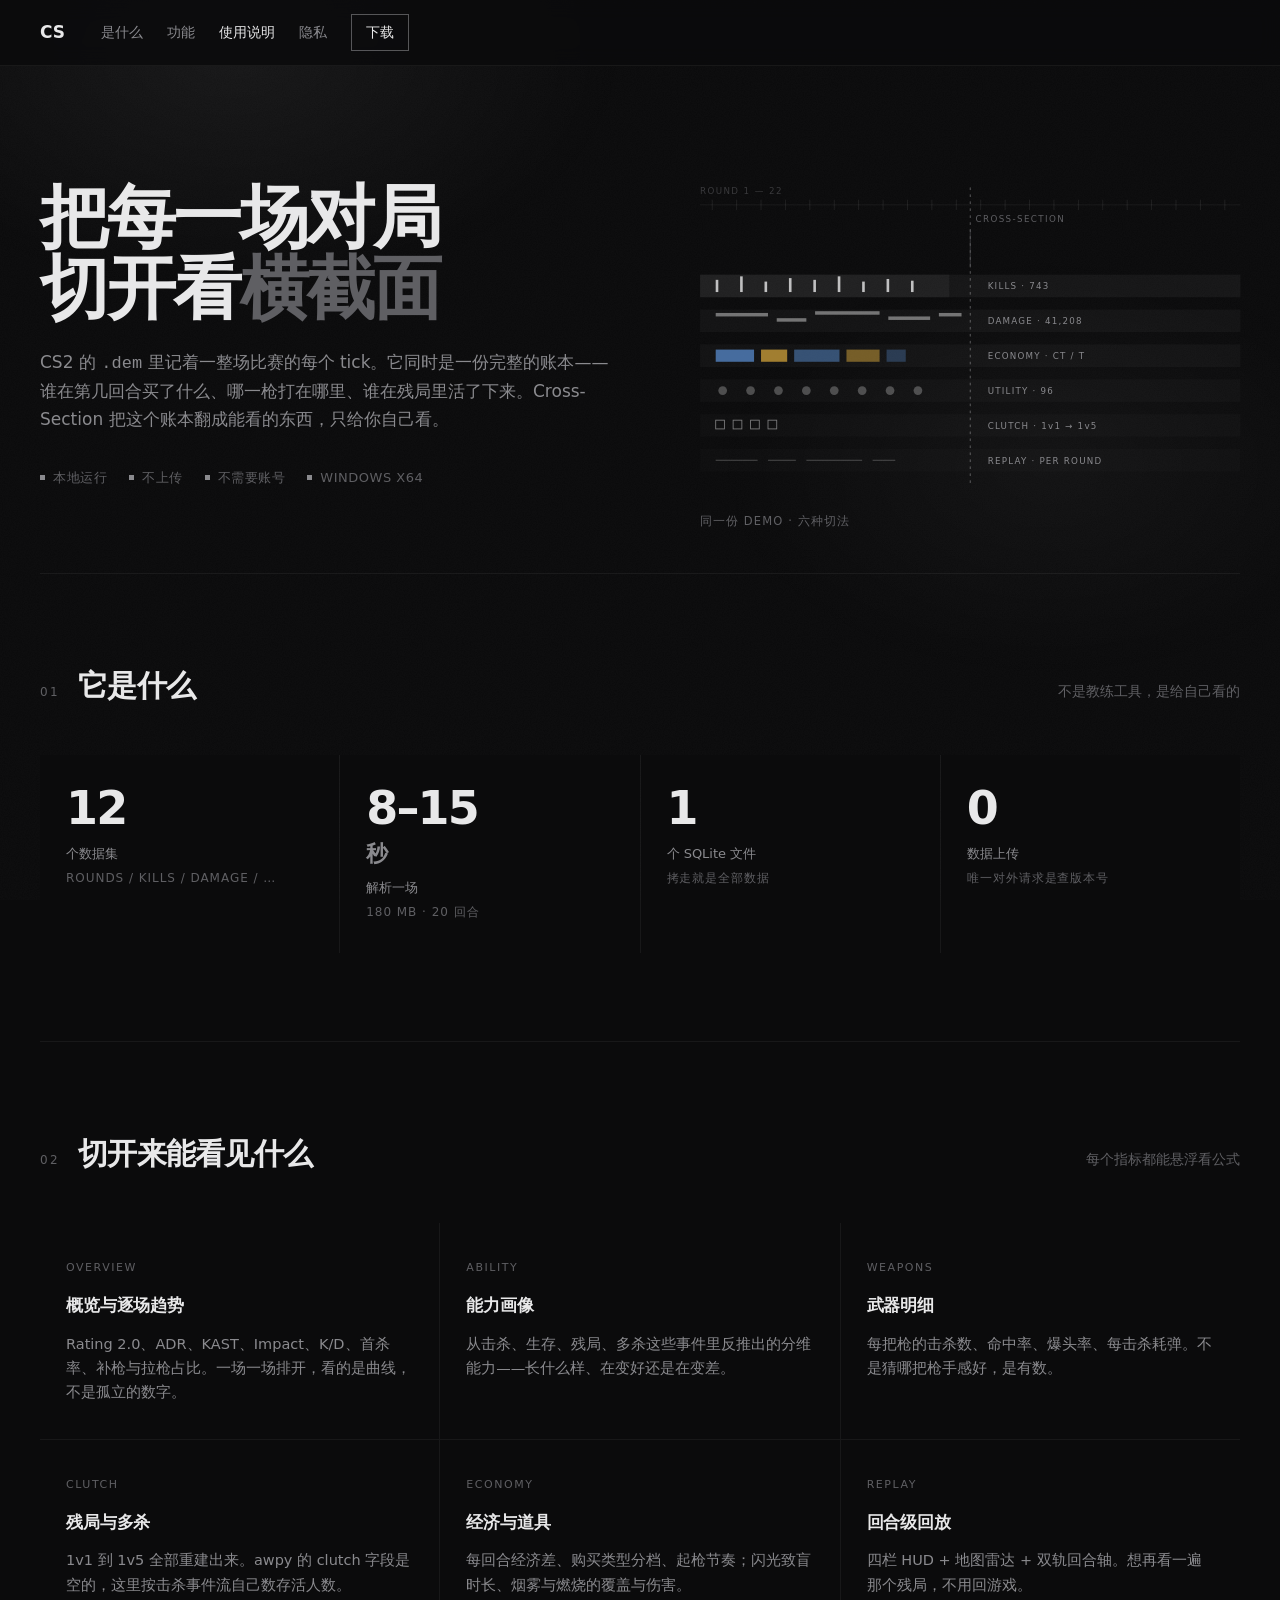
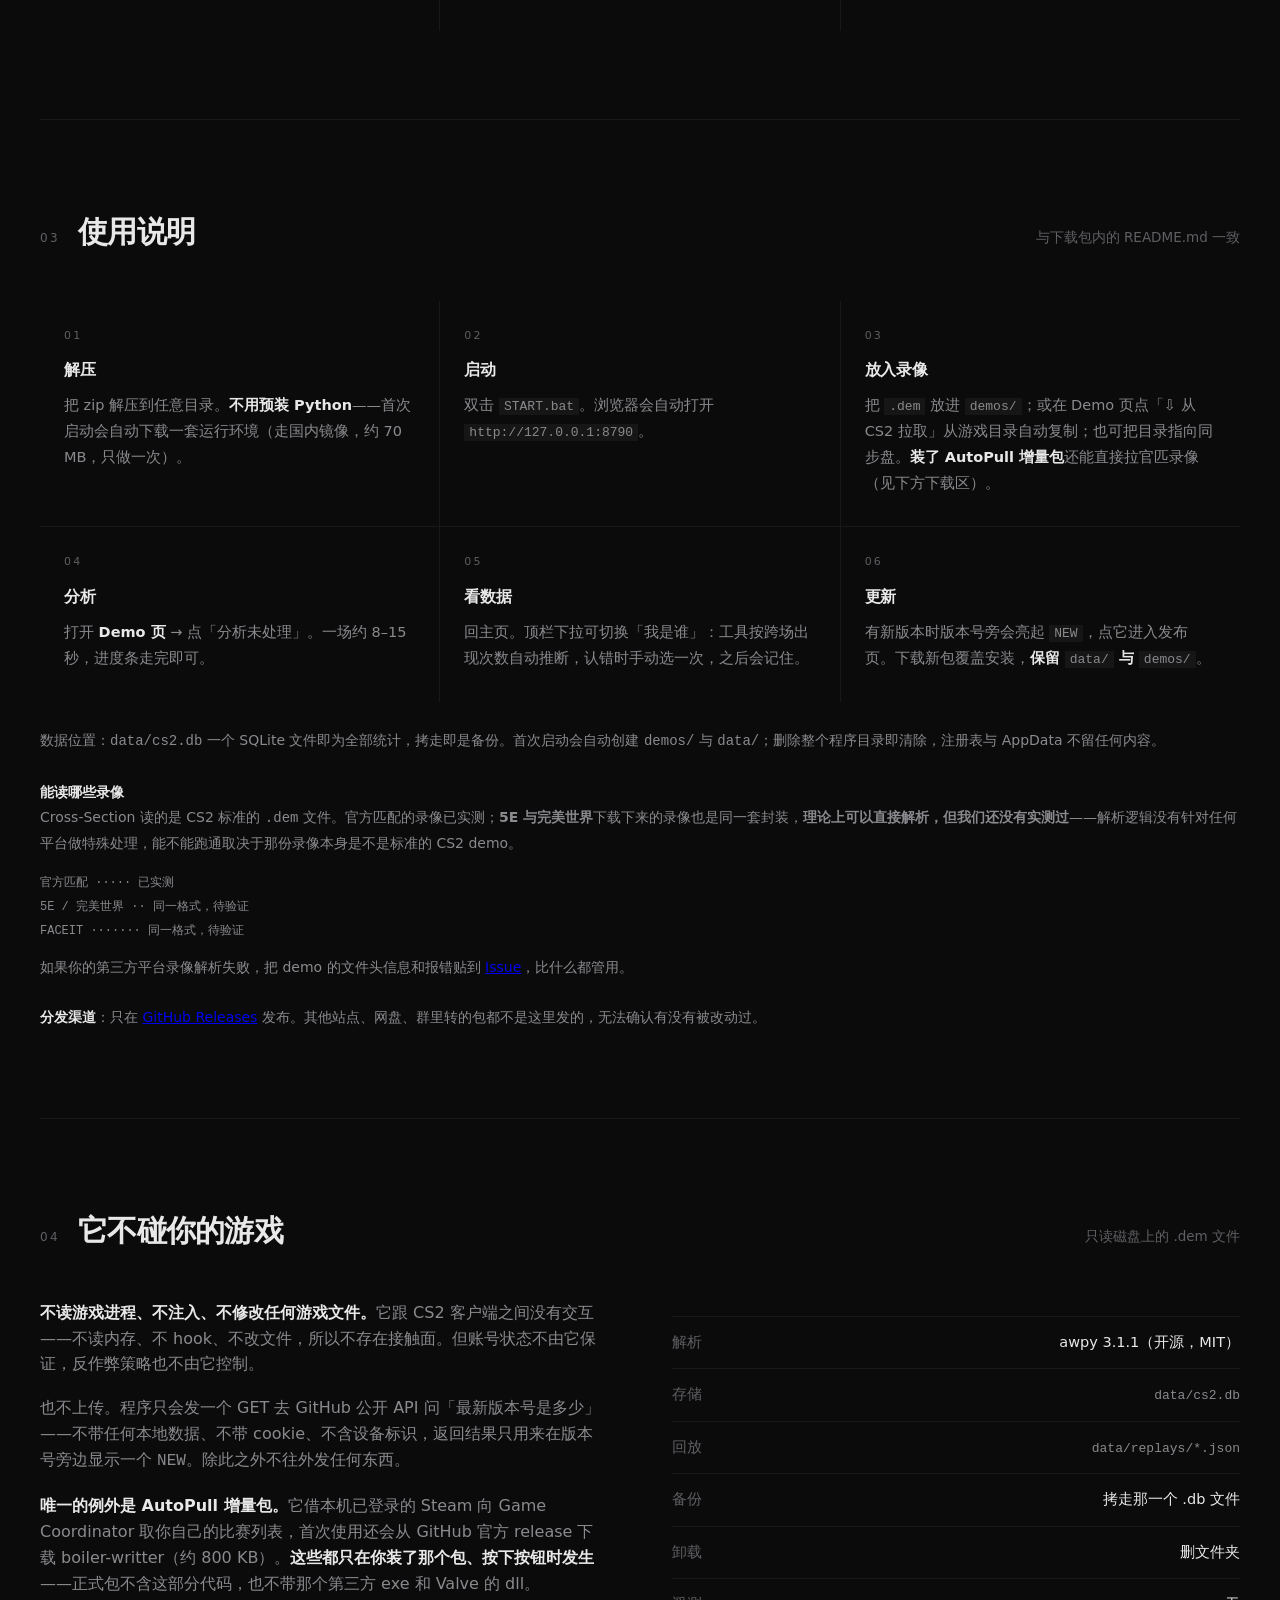
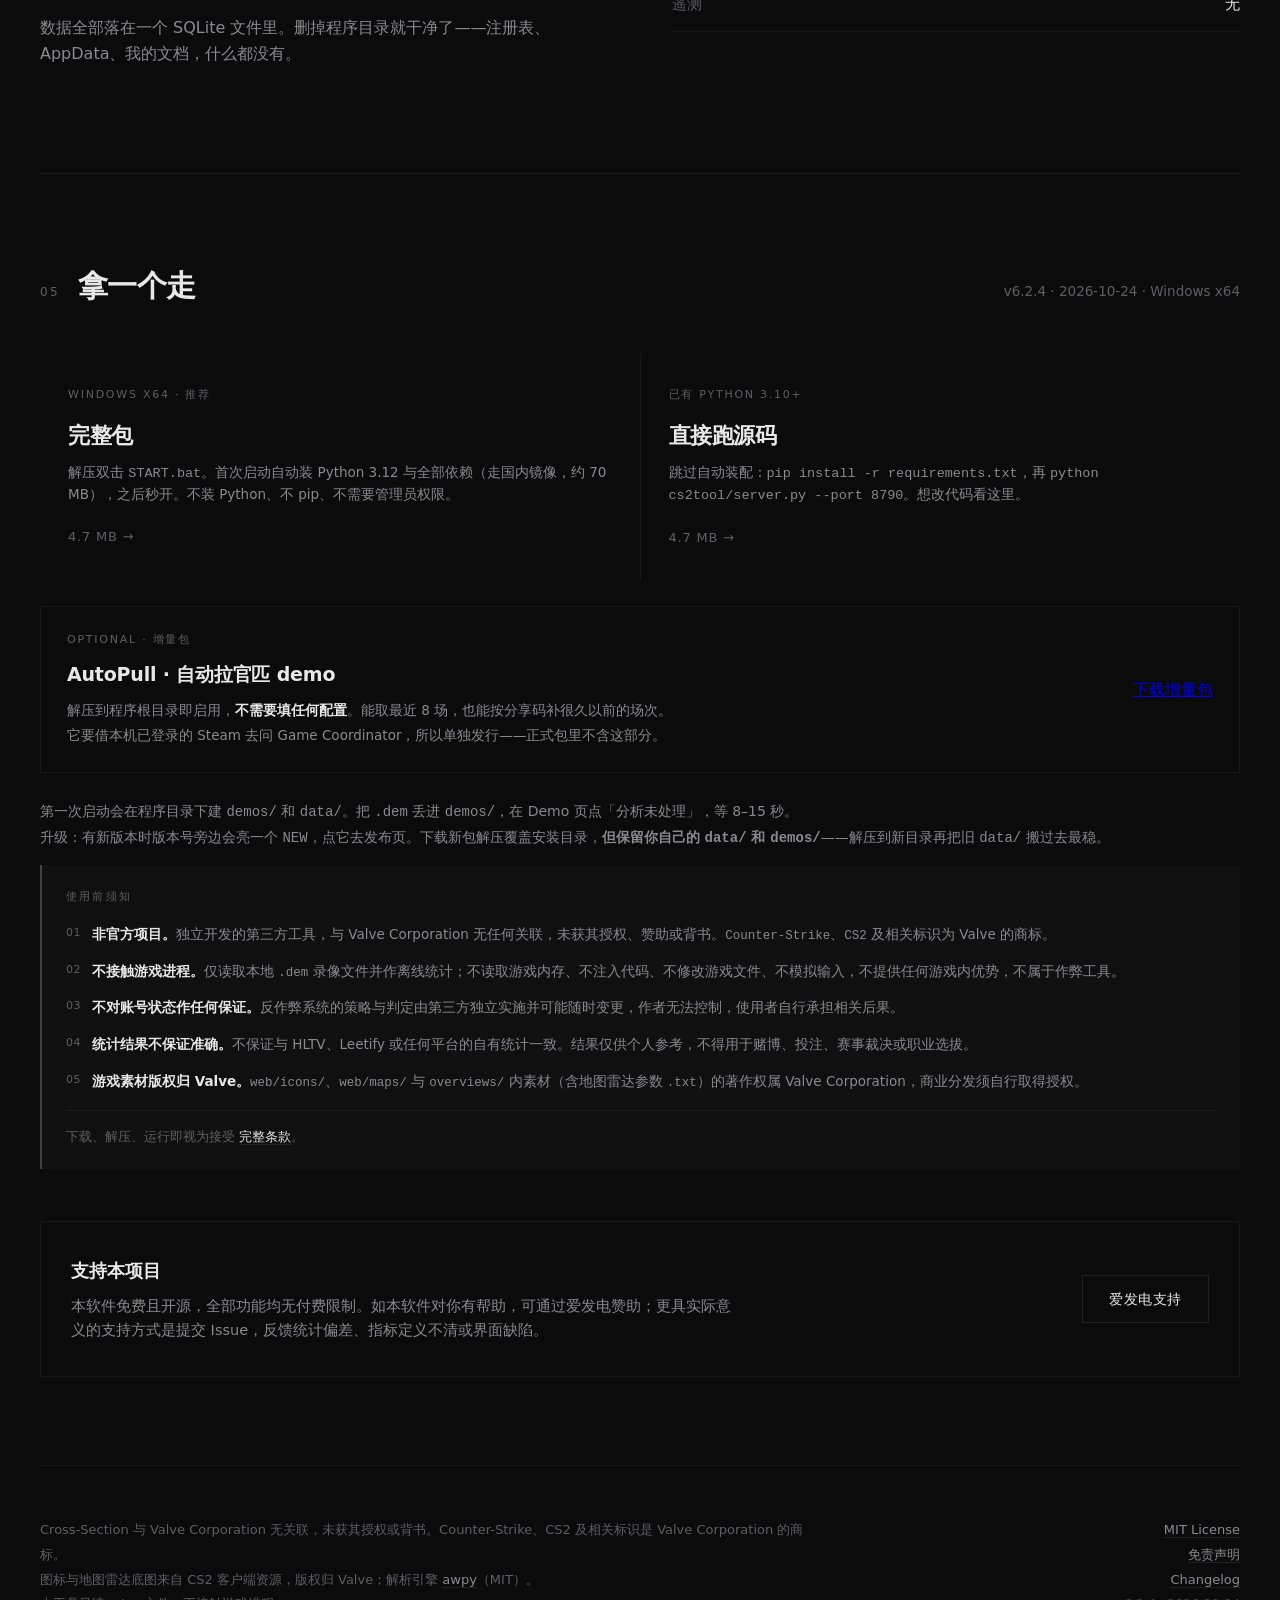
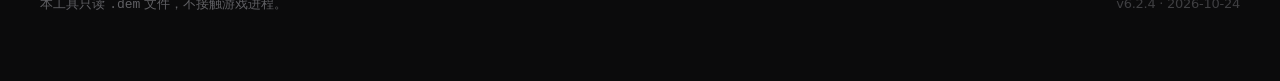
<file: docs/index.html>
<!doctype html>
<html lang="zh">
<meta charset="utf-8">
<meta name="viewport" content="width=device-width,initial-scale=1">
<title>Cross-Section · 把每一场 CS2 切开看横截面</title>
<meta name="description" content="本地运行的 CS2 对局分析工具。读 .dem，攒成你自己的数据档案。不联网、不上传、不需要账号。">
<style>
:root{
  --bg:#0b0b0c; --ink:#e8e8e9; --dim:#8a8a8e; --dimmer:#5f5f63;
  --line:rgba(255,255,255,.09); --line2:rgba(255,255,255,.055);
  --ct:#5b8fd4; --t:#d8a83c;
  --noise:url("data:image/svg+xml,%3Csvg xmlns='http://www.w3.org/2000/svg' width='140' height='140'%3E%3Cfilter id='n'%3E%3CfeTurbulence type='fractalNoise' baseFrequency='0.85' numOctaves='3' stitchTiles='stitch'/%3E%3CfeColorMatrix type='saturate' values='0'/%3E%3CfeComponentTransfer%3E%3CfeFuncA type='linear' slope='0.035'/%3E%3C/feComponentTransfer%3E%3C/filter%3E%3Crect width='100%25' height='100%25' filter='url(%23n)'/%3E%3C/svg%3E");
  --f:system-ui,-apple-system,"Segoe UI","Noto Sans SC","Microsoft YaHei",sans-serif;
}
*{box-sizing:border-box}
html{scroll-behavior:smooth}
body{
  margin:0;background:var(--bg);color:var(--ink);font:16px/1.62 var(--f);
  -webkit-font-smoothing:antialiased;
}
body::before{
  content:'';position:fixed;inset:0;z-index:0;pointer-events:none;
  background-image:var(--noise);opacity:.9;
}
body::after{
  content:'';position:fixed;inset:0;z-index:0;pointer-events:none;
  background:
    radial-gradient(ellipse 46% 40% at 18% 6%,rgba(255,255,255,.055),transparent 68%),
    radial-gradient(ellipse 38% 34% at 82% 52%,rgba(255,255,255,.035),transparent 70%);
}
.wrap{position:relative;z-index:1;max-width:1360px;margin:0 auto;padding:0 40px}
.num{font-variant-numeric:tabular-nums;letter-spacing:-.02em}

/* ---------- 顶栏 ---------- */
header{
  position:sticky;top:0;z-index:5;display:flex;align-items:center;gap:22px;
  padding:14px 40px;border-bottom:1px solid var(--line2);
  background:rgba(11,11,12,.86);backdrop-filter:blur(10px);
}
header nav{display:flex;align-items:center;gap:24px;margin-left:14px;font-size:14px}
header nav a.key{color:var(--ink)}
header nav a.cta{padding:6px 14px;border:1px solid rgba(232,232,233,.34);color:var(--ink);transition:border-color .18s,background .18s}
header nav a.cta:hover{border-color:var(--ink);background:rgba(255,255,255,.05)}
header nav a{color:var(--dim);text-decoration:none;transition:color .18s}
header nav a:hover{color:var(--ink)}

/* 品牌：C + ross- + S + ection */
.xb{
  display:inline-flex;align-items:baseline;position:relative;
  font-size:17px;font-weight:650;letter-spacing:.01em;color:var(--ink);
  user-select:none;line-height:1;
}
.xb-c,.xb-s{color:var(--ink)}
.xb-m1,.xb-m2{
  display:inline-block;max-width:0;overflow:hidden;opacity:0;white-space:nowrap;
  transition:max-width 220ms cubic-bezier(.22,.61,.36,1),opacity 160ms linear;
}
.xb:hover .xb-m1,.xb:focus-visible .xb-m1{
  max-width:3.4em;opacity:1;
  transition:max-width 340ms cubic-bezier(.22,.61,.36,1),opacity 200ms linear;
}
.xb:hover .xb-m2,.xb:focus-visible .xb-m2{
  max-width:5em;opacity:1;
  transition:max-width 340ms cubic-bezier(.22,.61,.36,1) 110ms,opacity 200ms linear 110ms;
}
/* 短路时才出现的那一层：内容 Counter-Strike，不是 CS2 / 也不是全名 */
.xb-alt{position:absolute;left:0;top:0;visibility:hidden;
  font-size:inherit;font-weight:inherit;letter-spacing:inherit;line-height:inherit;
  color:inherit;white-space:nowrap;pointer-events:none}
/* 短路：四个片段保留占位地消失，Counter-Strike 顶上原位 */
.xb.glitch .xb-c,.xb.glitch .xb-m1,.xb.glitch .xb-s,.xb.glitch .xb-m2{visibility:hidden}
/* 短路期间宽度锁在常态 CS 宽度：强行收起两个片段，只留 C/S 占位，不随 hover 变宽 */
.xb.glitch .xb-m1,.xb.glitch .xb-m2{max-width:0;opacity:0;transition:none}
.xb.glitch .xb-alt{visibility:visible;animation:xb-body 840ms linear both}
.xb.glitch .xb-alt::before,.xb.glitch .xb-alt::after{content:"Counter-Strike";
  position:absolute;left:0;top:0;white-space:nowrap;color:var(--ink)}
.xb.glitch .xb-alt::before{animation:xb-tear-a 840ms steps(1,end) both}
.xb.glitch .xb-alt::after{animation:xb-tear-b 840ms steps(1,end) both}
/* 扫描线：1px 白线从上扫到下 */
.xb.glitch::after{content:"";position:absolute;left:0;right:0;height:1px;top:0;
  background:rgba(255,255,255,.18);pointer-events:none;
  animation:xb-scan 840ms linear both}

/* 本体：亮度/透明度闪断 + 轻微错位（不做虚化） */
@keyframes xb-body{
  0%{opacity:1;transform:translateX(0);filter:brightness(1)}
  4%{opacity:.35;transform:translateX(-2px);filter:brightness(1.6)}
  6%{opacity:1;transform:translateX(1px);filter:brightness(.7)}
  9%{opacity:.6;transform:translateX(0);filter:brightness(1.3)}
  14%{opacity:1;transform:translateX(2px);filter:brightness(1)}
  22%{opacity:.28;transform:translateX(0);filter:brightness(1.9)}
  30%{opacity:1;transform:translateX(-1px);filter:brightness(.85)}
  46%{opacity:.75;transform:translateX(3px);filter:brightness(1.2)}
  52%{opacity:1;transform:translateX(0);filter:brightness(1)}
  58%{opacity:.42;transform:translateX(-3px);filter:brightness(1.5)}
  74%{opacity:1;transform:translateX(1px);filter:brightness(.9)}
  88%{opacity:.55;transform:translateX(0);filter:brightness(1.35)}
  100%{opacity:1;transform:translateX(0);filter:brightness(1)}
}
/* 撕裂层 A：不同切片 + 不同横向错位 */
@keyframes xb-tear-a{
  0%{clip-path:inset(0 0 100% 0);transform:translateX(0);opacity:.9}
  4%{clip-path:inset(12% 0 62% 0);transform:translateX(-6px)}
  6%{clip-path:inset(0 0 100% 0);transform:translateX(0)}
  9%{clip-path:inset(38% 0 44% 0);transform:translateX(7px)}
  14%{clip-path:inset(0 0 100% 0);transform:translateX(0)}
  22%{clip-path:inset(58% 0 20% 0);transform:translateX(-9px)}
  30%{clip-path:inset(0 0 100% 0);transform:translateX(0);opacity:.7}
  46%{clip-path:inset(24% 0 54% 0);transform:translateX(5px)}
  52%{clip-path:inset(0 0 100% 0);transform:translateX(0)}
  58%{clip-path:inset(70% 0 8% 0);transform:translateX(-4px)}
  74%{clip-path:inset(0 0 100% 0);transform:translateX(0);opacity:1}
  88%{clip-path:inset(44% 0 38% 0);transform:translateX(3px)}
  100%{clip-path:inset(0 0 100% 0);transform:translateX(0)}
}
/* 撕裂层 B：与 A 互补的切片，制造整块错位 */
@keyframes xb-tear-b{
  0%{clip-path:inset(100% 0 0 0);transform:translateX(0);opacity:.8}
  4%{clip-path:inset(62% 0 24% 0);transform:translateX(8px)}
  6%{clip-path:inset(100% 0 0 0);transform:translateX(0)}
  9%{clip-path:inset(0 0 76% 0);transform:translateX(-7px)}
  14%{clip-path:inset(100% 0 0 0);transform:translateX(0);opacity:1}
  22%{clip-path:inset(30% 0 52% 0);transform:translateX(11px)}
  30%{clip-path:inset(100% 0 0 0);transform:translateX(0);opacity:.6}
  46%{clip-path:inset(78% 0 6% 0);transform:translateX(-5px)}
  52%{clip-path:inset(100% 0 0 0);transform:translateX(0)}
  58%{clip-path:inset(16% 0 70% 0);transform:translateX(6px)}
  74%{clip-path:inset(100% 0 0 0);transform:translateX(0);opacity:1}
  88%{clip-path:inset(52% 0 30% 0);transform:translateX(-8px)}
  100%{clip-path:inset(100% 0 0 0);transform:translateX(0)}
}
@keyframes xb-scan{
  0%{top:0;opacity:0}
  6%{opacity:.9}
  46%{top:calc(50% - 1px);opacity:.7}
  74%{opacity:.45}
  100%{top:calc(100% - 1px);opacity:0}
}
@media (prefers-reduced-motion:reduce){
  .xb-m1,.xb-m2{transition:none}
  .xb.glitch .xb-alt,.xb.glitch .xb-alt::before,.xb.glitch .xb-alt::after,
  .xb.glitch::after{animation:none}
  .xb.glitch::after{opacity:0}
}

/* ---------- Hero ---------- */
.hero{padding:104px 0 72px;display:grid;grid-template-columns:minmax(0,1fr) minmax(420px,.92fr);gap:72px;align-items:center}
.hero h1{
  margin:0;font-size:clamp(44px,5.4vw,82px);line-height:1.02;font-weight:680;
  letter-spacing:-.035em;
}
.hero h1 em{font-style:normal;color:var(--dimmer)}
.hero .lead{margin:26px 0 0;font-size:17px;color:var(--dim);max-width:34em}
.hero .meta{margin-top:34px;display:flex;flex-wrap:wrap;gap:10px 22px;font-size:13px;color:var(--dimmer);letter-spacing:.04em;text-transform:uppercase}
.hero .meta i{display:inline-block;width:5px;height:5px;background:var(--dim);margin-right:8px;vertical-align:2px}

/* 横截面图 */
.slab{position:relative}
.slab svg{display:block;width:100%;height:auto;overflow:visible}
.slab .cap{position:absolute;left:0;bottom:-30px;font-size:11.5px;color:var(--dimmer);letter-spacing:.1em;text-transform:uppercase}
@keyframes sliceIn{from{transform:translateY(14px);opacity:0}to{transform:none;opacity:1}}
@keyframes seamPulse{0%,100%{opacity:.25}50%{opacity:.75}}
.seam{animation:seamPulse 6s ease-in-out infinite}
.slab .lay{animation:sliceIn .7s cubic-bezier(.22,.61,.36,1) backwards}

/* ---------- 章节 ---------- */
section{position:relative;padding:88px 0;border-top:1px solid var(--line2)}
.sec-h{display:flex;align-items:baseline;gap:18px;margin-bottom:44px}
.sec-h .idx{font-size:12px;color:var(--dimmer);letter-spacing:.2em}
.sec-h h2{margin:0;font-size:30px;font-weight:640;letter-spacing:-.025em}
.sec-h .note{margin-left:auto;font-size:13.5px;color:var(--dimmer)}

/* 数字条 */
.stats{display:grid;grid-template-columns:repeat(4,1fr);gap:1px;background:var(--line2)}
.stats div{background:var(--bg);padding:30px 26px}
.stats b{display:block;font-size:46px;font-weight:660;line-height:1;letter-spacing:-.04em}
.stats span{display:block;margin-top:12px;font-size:13px;color:var(--dim)}
.stats u{text-decoration:none;color:var(--dimmer);font-size:12px;letter-spacing:.08em}

/* 功能 */
.feats{display:grid;grid-template-columns:repeat(3,1fr);gap:1px;background:var(--line2)}
.feats article{background:var(--bg);padding:30px 26px 34px;transition:background .2s}
.feats article:hover{background:rgba(255,255,255,.017)}
.feats h3{margin:0 0 12px;font-size:16.5px;font-weight:620;letter-spacing:-.01em}
.feats p{margin:0;font-size:14.5px;line-height:1.68;color:var(--dim)}
.feats .tag{display:inline-block;margin-bottom:16px;font-size:11px;letter-spacing:.14em;color:var(--dimmer);text-transform:uppercase}

/* 使用说明：三列步骤 */
.steps{display:grid;grid-template-columns:repeat(3,minmax(0,1fr));gap:1px;background:var(--line2);margin-bottom:26px}
.steps>div{background:var(--bg);padding:26px 24px 30px}
.steps .n{font-size:11px;letter-spacing:.2em;color:var(--dimmer);font-variant-numeric:tabular-nums}
.steps h4{margin:13px 0 10px;font-size:16px;font-weight:620;letter-spacing:-.01em}
.steps p{margin:0;font-size:14.5px;line-height:1.78;color:var(--dim)}
.steps p strong{color:var(--ink);font-weight:600}
.steps code{font:13px/1.5 ui-monospace,SFMono-Regular,Menlo,monospace;color:var(--dim);
  background:rgba(255,255,255,.045);padding:1px 5px}
@media (max-width:1080px){.steps{grid-template-columns:1fr 1fr}}
@media (max-width:640px){.steps{grid-template-columns:1fr}}

/* 两栏 */
.two{display:grid;grid-template-columns:minmax(0,1fr) minmax(0,1fr);gap:64px;align-items:start}
.two p{margin:0 0 18px;font-size:16px;color:var(--dim)}
.two strong{color:var(--ink);font-weight:600}
.kv{border-top:1px solid var(--line2)}
.kv div{display:flex;justify-content:space-between;gap:20px;padding:14px 0;border-bottom:1px solid var(--line2);font-size:14.5px}
.kv dt{color:var(--dimmer)}
.kv dd{margin:0;color:var(--ink)}
.kv code{font:13px/1.5 ui-monospace,SFMono-Regular,Menlo,monospace;color:var(--dim)}

/* 下载 */
.dl{display:grid;grid-template-columns:1fr 1fr;gap:1px;background:var(--line2);margin-bottom:26px}
.dl a{
  display:block;background:var(--bg);padding:32px 28px;text-decoration:none;color:inherit;
  transition:background .2s;
}
.dl a:hover{background:rgba(255,255,255,.02)}
.dl .k{font-size:11px;letter-spacing:.16em;color:var(--dimmer);text-transform:uppercase}
.dl .n{margin:14px 0 8px;font-size:22px;font-weight:620;letter-spacing:-.02em}
.dl .s{font-size:13.5px;color:var(--dim)}
.dl .go{margin-top:20px;font-size:13px;color:var(--dimmer);letter-spacing:.06em}
.dl a:hover .go{color:var(--ink)}
.dl-notes{font-size:14px;color:var(--dim);line-height:1.8}
.disclaim{
  margin:0 0 28px;padding:22px 24px 20px;border-left:2px solid rgba(255,255,255,.2);
  background:rgba(255,255,255,.022);font-size:13.5px;line-height:1.9;color:var(--dim);
}
.disclaim .dt{
  margin:0 0 14px;font-size:11px;letter-spacing:.2em;text-transform:uppercase;
  color:var(--dimmer);
}
.disclaim ol{margin:0;padding:0;list-style:none;counter-reset:d}
.disclaim li{
  position:relative;padding-left:26px;margin-bottom:11px;
}
.disclaim li::before{
  counter-increment:d;content:counter(d,decimal-leading-zero);
  position:absolute;left:0;top:1px;font-size:11px;color:var(--dimmer);
  font-variant-numeric:tabular-nums;letter-spacing:.04em;
}
.disclaim li:last-child{margin-bottom:0}
.disclaim .df{
  margin:16px 0 0;padding-top:14px;border-top:1px solid var(--line2);
  font-size:12.5px;color:var(--dimmer);
}
.disclaim b{color:var(--ink);font-weight:600}
.disclaim a{color:var(--ink);text-decoration:none;border-bottom:1px solid var(--line)}
.disclaim code{font:12.5px/1.5 ui-monospace,SFMono-Regular,Menlo,monospace;color:var(--dim)}

/* 赞赏 */
.support{margin-top:52px;padding:34px 30px;border:1px solid var(--line2);display:grid;grid-template-columns:minmax(0,1fr) auto;gap:32px;align-items:center}
.support h3{margin:0 0 10px;font-size:18px;font-weight:620}
.support p{margin:0;font-size:14.5px;color:var(--dim);max-width:46em}
.support .btn{
  display:inline-block;padding:12px 26px;border:1px solid var(--line);
  color:var(--ink);text-decoration:none;font-size:14px;letter-spacing:.04em;
  transition:border-color .2s,background .2s;white-space:nowrap;
}
.support .btn:hover{border-color:var(--dim);background:rgba(255,255,255,.03)}

footer{padding:52px 0 72px;border-top:1px solid var(--line2);font-size:13px;color:var(--dimmer);line-height:1.9}
footer a{color:var(--dim);text-decoration:none;border-bottom:1px solid var(--line)}
footer a:hover{color:var(--ink)}
footer .cols{display:grid;grid-template-columns:2fr 1fr;gap:48px}
footer .cols p{margin:0}

@media (max-width:1080px){
  .hero{grid-template-columns:1fr;gap:48px;padding:72px 0 56px}
  .stats{grid-template-columns:repeat(2,1fr)}
  .feats{grid-template-columns:1fr 1fr}
  .two{grid-template-columns:1fr;gap:36px}
  .dl{grid-template-columns:1fr}
  .support{grid-template-columns:1fr}
}
@media (max-width:640px){
  .wrap{padding:0 22px}header{padding:12px 22px}header nav{display:none}
  .feats{grid-template-columns:1fr}.stats{grid-template-columns:1fr}
  section{padding:64px 0}
}
@media (prefers-reduced-motion:reduce){
  .seam,.slab .lay{animation:none!important}
  html{scroll-behavior:auto}
}
</style>

<header>
  <span class="xb" data-alt="Counter-Strike" aria-label="Cross-Section">
    <span class="xb-c">C</span><span class="xb-m1">ross-</span><span class="xb-s">S</span><span class="xb-m2">ection</span>
    <span class="xb-alt" aria-hidden="true">Counter-Strike</span>
  </span>
  <nav>
    <a href="#what">是什么</a>
    <a href="#feats">功能</a>
    <a href="#usage" class="key">使用说明</a>
    <a href="#privacy">隐私</a>
    <a href="#download" class="cta">下载</a>
  </nav>
</header>

<div class="wrap">

  <div class="hero">
    <div>
      <h1>把每一场对局<br>切开看<em>横截面</em></h1>
      <p class="lead">CS2 的 <code>.dem</code> 里记着一整场比赛的每个 tick。它同时是一份完整的账本——谁在第几回合买了什么、哪一枪打在哪里、谁在残局里活了下来。Cross-Section 把这个账本翻成能看的东西，只给你自己看。</p>
      <div class="meta">
        <span><i></i>本地运行</span>
        <span><i></i>不上传</span>
        <span><i></i>不需要账号</span>
        <span><i></i>Windows x64</span>
      </div>
    </div>

    <div class="slab">
      <svg viewBox="0 0 620 380" fill="none" aria-label="数据横截面示意">
        <!-- 上半：完整的一条比赛时间轴 -->
        <g opacity=".55">
          <line x1="0" y1="40" x2="620" y2="40" stroke="#e8e8e9" stroke-opacity=".14"/>
          <text x="0" y="28" fill="#5f5f63" font-size="10" letter-spacing="1.6" font-family="system-ui">ROUND 1 — 22</text>
          <!-- 回合刻度 -->
          <g stroke="#e8e8e9" stroke-opacity=".18">
            <line x1="14" y1="34" x2="14" y2="46"/><line x1="42" y1="34" x2="42" y2="46"/>
            <line x1="70" y1="34" x2="70" y2="46"/><line x1="98" y1="34" x2="98" y2="46"/>
            <line x1="126" y1="34" x2="126" y2="46"/><line x1="154" y1="34" x2="154" y2="46"/>
            <line x1="182" y1="34" x2="182" y2="46"/><line x1="210" y1="34" x2="210" y2="46"/>
            <line x1="238" y1="34" x2="238" y2="46"/><line x1="266" y1="34" x2="266" y2="46"/>
            <line x1="294" y1="34" x2="294" y2="46"/><line x1="322" y1="34" x2="322" y2="46"/>
            <line x1="350" y1="34" x2="350" y2="46"/><line x1="378" y1="34" x2="378" y2="46"/>
            <line x1="406" y1="34" x2="406" y2="46"/><line x1="434" y1="34" x2="434" y2="46"/>
            <line x1="462" y1="34" x2="462" y2="46"/><line x1="490" y1="34" x2="490" y2="46"/>
            <line x1="518" y1="34" x2="518" y2="46"/><line x1="546" y1="34" x2="546" y2="46"/>
            <line x1="574" y1="34" x2="574" y2="46"/><line x1="602" y1="34" x2="602" y2="46"/>
          </g>
        </g>

        <!-- 切缝 -->
        <line class="seam" x1="310" y1="20" x2="310" y2="360" stroke="#e8e8e9" stroke-opacity=".4" stroke-dasharray="3 5"/>

        <!-- 下半：切开后露出的层理 -->
        <g font-family="system-ui" font-size="10">
          <!-- 击杀 -->
          <g class="lay" style="animation-delay:.05s">
            <rect x="0" y="120" width="620" height="26" fill="#e8e8e9" fill-opacity=".05"/>
            <rect x="0" y="120" width="286" height="26" fill="#e8e8e9" fill-opacity=".05"/>
            <g fill="#e8e8e9" fill-opacity=".8">
              <rect x="18" y="126" width="3" height="14"/><rect x="46" y="122" width="3" height="18"/>
              <rect x="74" y="128" width="3" height="12"/><rect x="102" y="124" width="3" height="16"/>
              <rect x="130" y="126" width="3" height="14"/><rect x="158" y="122" width="3" height="18"/>
              <rect x="186" y="128" width="3" height="12"/><rect x="214" y="125" width="3" height="15"/>
              <rect x="242" y="127" width="3" height="13"/>
            </g>
            <text x="330" y="137" fill="#8a8a8e" letter-spacing="1.4">KILLS · 743</text>
          </g>

          <!-- 伤害 -->
          <g class="lay" style="animation-delay:.14s">
            <rect x="0" y="160" width="620" height="26" fill="#e8e8e9" fill-opacity=".035"/>
            <g fill="#e8e8e9" fill-opacity=".45">
              <rect x="18" y="164" width="60" height="4"/><rect x="88" y="170" width="34" height="4"/>
              <rect x="132" y="162" width="74" height="4"/><rect x="216" y="168" width="48" height="4"/>
              <rect x="274" y="164" width="26" height="4"/>
            </g>
            <text x="330" y="177" fill="#8a8a8e" letter-spacing="1.4">DAMAGE · 41,208</text>
          </g>

          <!-- 经济 -->
          <g class="lay" style="animation-delay:.23s">
            <rect x="0" y="200" width="620" height="26" fill="#e8e8e9" fill-opacity=".03"/>
            <g>
              <rect x="18" y="206" width="44" height="14" fill="#5b8fd4" fill-opacity=".72"/>
              <rect x="70" y="206" width="30" height="14" fill="#d8a83c" fill-opacity=".72"/>
              <rect x="108" y="206" width="52" height="14" fill="#5b8fd4" fill-opacity=".5"/>
              <rect x="168" y="206" width="38" height="14" fill="#d8a83c" fill-opacity=".5"/>
              <rect x="214" y="206" width="22" height="14" fill="#5b8fd4" fill-opacity=".32"/>
            </g>
            <text x="330" y="217" fill="#8a8a8e" letter-spacing="1.4">ECONOMY · CT / T</text>
          </g>

          <!-- 道具 -->
          <g class="lay" style="animation-delay:.32s">
            <rect x="0" y="240" width="620" height="26" fill="#e8e8e9" fill-opacity=".025"/>
            <g fill="#e8e8e9" fill-opacity=".28">
              <circle cx="26" cy="253" r="5"/><circle cx="58" cy="253" r="5"/>
              <circle cx="90" cy="253" r="5"/><circle cx="122" cy="253" r="5"/>
              <circle cx="154" cy="253" r="5"/><circle cx="186" cy="253" r="5"/>
              <circle cx="218" cy="253" r="5"/><circle cx="250" cy="253" r="5"/>
            </g>
            <text x="330" y="257" fill="#8a8a8e" letter-spacing="1.4">UTILITY · 96</text>
          </g>

          <!-- 残局 -->
          <g class="lay" style="animation-delay:.41s">
            <rect x="0" y="280" width="620" height="26" fill="#e8e8e9" fill-opacity=".02"/>
            <g stroke="#e8e8e9" stroke-opacity=".5">
              <rect x="18" y="287" width="10" height="10"/><rect x="38" y="287" width="10" height="10"/>
              <rect x="58" y="287" width="10" height="10"/><rect x="78" y="287" width="10" height="10"/>
            </g>
            <text x="330" y="297" fill="#8a8a8e" letter-spacing="1.4">CLUTCH · 1v1 → 1v5</text>
          </g>

          <!-- 回放 -->
          <g class="lay" style="animation-delay:.5s">
            <rect x="0" y="320" width="620" height="26" fill="#e8e8e9" fill-opacity=".015"/>
            <g stroke="#e8e8e9" stroke-opacity=".3">
              <path d="M18 333 h48 M78 333 h32 M122 333 h64 M198 333 h26"/>
            </g>
            <text x="330" y="337" fill="#8a8a8e" letter-spacing="1.4">REPLAY · PER ROUND</text>
          </g>
        </g>

        <!-- 切缝标注 -->
        <g font-family="system-ui" font-size="10" fill="#5f5f63" letter-spacing="1.6">
          <text x="316" y="60">CROSS-SECTION</text>
          <path d="M310 68 v44" stroke="#5f5f63" stroke-opacity=".6"/>
        </g>
      </svg>
      <div class="cap">同一份 demo · 六种切法</div>
    </div>
  </div>

  <section id="what">
    <div class="sec-h">
      <span class="idx">01</span>
      <h2>它是什么</h2>
      <span class="note">不是教练工具，是给自己看的</span>
    </div>
    <div class="stats">
      <div><b class="num">12</b><span>个数据集</span><u>ROUNDS / KILLS / DAMAGE / …</u></div>
      <div><b class="num">8–15<span style="font-size:22px">秒</span></b><span>解析一场</span><u>180 MB · 20 回合</u></div>
      <div><b class="num">1</b><span>个 SQLite 文件</span><u>拷走就是全部数据</u></div>
      <div><b class="num">0</b><span>数据上传</span><u>唯一对外请求是查版本号</u></div>
    </div>
  </section>

  <section id="feats">
    <div class="sec-h">
      <span class="idx">02</span>
      <h2>切开来能看见什么</h2>
      <span class="note">每个指标都能悬浮看公式</span>
    </div>
    <div class="feats">
      <article>
        <span class="tag">Overview</span>
        <h3>概览与逐场趋势</h3>
        <p>Rating 2.0、ADR、KAST、Impact、K/D、首杀率、补枪与拉枪占比。一场一场排开，看的是曲线，不是孤立的数字。</p>
      </article>
      <article>
        <span class="tag">Ability</span>
        <h3>能力画像</h3>
        <p>从击杀、生存、残局、多杀这些事件里反推出的分维能力——长什么样、在变好还是在变差。</p>
      </article>
      <article>
        <span class="tag">Weapons</span>
        <h3>武器明细</h3>
        <p>每把枪的击杀数、命中率、爆头率、每击杀耗弹。不是猜哪把枪手感好，是有数。</p>
      </article>
      <article>
        <span class="tag">Clutch</span>
        <h3>残局与多杀</h3>
        <p>1v1 到 1v5 全部重建出来。awpy 的 clutch 字段是空的，这里按击杀事件流自己数存活人数。</p>
      </article>
      <article>
        <span class="tag">Economy</span>
        <h3>经济与道具</h3>
        <p>每回合经济差、购买类型分档、起枪节奏；闪光致盲时长、烟雾与燃烧的覆盖与伤害。</p>
      </article>
      <article>
        <span class="tag">Replay</span>
        <h3>回合级回放</h3>
        <p>四栏 HUD + 地图雷达 + 双轨回合轴。想再看一遍那个残局，不用回游戏。</p>
      </article>
    </div>
  </section>

  <section id="usage">
    <div class="sec-h">
      <span class="idx">03</span>
      <h2>使用说明</h2>
      <span class="note">与下载包内的 README.md 一致</span>
    </div>
    <div class="steps">
      <div>
        <div class="n">01</div>
        <h4>解压</h4>
        <p>把 zip 解压到任意目录。<strong>不用预装 Python</strong>——首次启动会自动下载一套运行环境（走国内镜像，约 70 MB，只做一次）。</p>
      </div>
      <div>
        <div class="n">02</div>
        <h4>启动</h4>
        <p>双击 <code>START.bat</code>。浏览器会自动打开 <code>http://127.0.0.1:8790</code>。</p>
      </div>
      <div>
        <div class="n">03</div>
        <h4>放入录像</h4>
        <p>把 <code>.dem</code> 放进 <code>demos/</code>；或在 Demo 页点「⇩ 从 CS2 拉取」从游戏目录自动复制；也可把目录指向同步盘。<strong>装了 AutoPull 增量包</strong>还能直接拉官匹录像（见下方下载区）。</p>
      </div>
      <div>
        <div class="n">04</div>
        <h4>分析</h4>
        <p>打开 <strong>Demo 页</strong> → 点「分析未处理」。一场约 8–15 秒，进度条走完即可。</p>
      </div>
      <div>
        <div class="n">05</div>
        <h4>看数据</h4>
        <p>回主页。顶栏下拉可切换「我是谁」：工具按跨场出现次数自动推断，认错时手动选一次，之后会记住。</p>
      </div>
      <div>
        <div class="n">06</div>
        <h4>更新</h4>
        <p>有新版本时版本号旁会亮起 <code>NEW</code>，点它进入发布页。下载新包覆盖安装，<strong>保留 <code>data/</code> 与 <code>demos/</code></strong>。</p>
      </div>
    </div>
    <p class="dl-notes">
      数据位置：<code>data/cs2.db</code> 一个 SQLite 文件即为全部统计，拷走即是备份。首次启动会自动创建 <code>demos/</code> 与 <code>data/</code>；删除整个程序目录即清除，注册表与 AppData 不留任何内容。
    </p>
    <div class="dl-notes" style="margin-top:26px">
      <strong style="color:var(--ink)">能读哪些录像</strong><br>
      Cross-Section 读的是 CS2 标准的 <code>.dem</code> 文件。官方匹配的录像已实测；<strong>5E 与完美世界</strong>下载下来的录像也是同一套封装，<strong>理论上可以直接解析，但我们还没有实测过</strong>——解析逻辑没有针对任何平台做特殊处理，能不能跑通取决于那份录像本身是不是标准的 CS2 demo。
      <div style="margin:14px 0 12px;font-family:ui-monospace,SFMono-Regular,monospace;font-size:12px;line-height:2;color:var(--dim)">
        官方匹配 ····· 已实测<br>
        5E / 完美世界 ·· 同一格式，待验证<br>
        FACEIT ······· 同一格式，待验证
      </div>
      如果你的第三方平台录像解析失败，把 demo 的文件头信息和报错贴到 <a href="https://github.com/N2-O/cross-section/issues">Issue</a>，比什么都管用。
      <br><br>
      <strong style="color:var(--ink)">分发渠道</strong>：只在 <a href="https://github.com/N2-O/cross-section/releases/latest">GitHub Releases</a> 发布。其他站点、网盘、群里转的包都不是这里发的，无法确认有没有被改动过。
    </div>
  </section>

  <section id="privacy">
    <div class="sec-h">
      <span class="idx">04</span>
      <h2>它不碰你的游戏</h2>
      <span class="note">只读磁盘上的 .dem 文件</span>
    </div>
    <div class="two">
      <div>
        <p><strong>不读游戏进程、不注入、不修改任何游戏文件。</strong>它跟 CS2 客户端之间没有交互——不读内存、不 hook、不改文件，所以不存在接触面。但账号状态不由它保证，反作弊策略也不由它控制。</p>
        <p>也不上传。程序只会发一个 GET 去 GitHub 公开 API 问「最新版本号是多少」——不带任何本地数据、不带 cookie、不含设备标识，返回结果只用来在版本号旁边显示一个 <code>NEW</code>。除此之外不往外发任何东西。</p>
        <p><strong>唯一的例外是 AutoPull 增量包。</strong>它借本机已登录的 Steam 向 Game Coordinator 取你自己的比赛列表，首次使用还会从 GitHub 官方 release 下载 boiler-writter（约 800 KB）。<strong>这些都只在你装了那个包、按下按钮时发生</strong>——正式包不含这部分代码，也不带那个第三方 exe 和 Valve 的 dll。</p>
        <p>数据全部落在一个 SQLite 文件里。删掉程序目录就干净了——注册表、AppData、我的文档，什么都没有。</p>
      </div>
      <dl class="kv">
        <div><dt>解析</dt><dd>awpy 3.1.1（开源，MIT）</dd></div>
        <div><dt>存储</dt><dd><code>data/cs2.db</code></dd></div>
        <div><dt>回放</dt><dd><code>data/replays/*.json</code></dd></div>
        <div><dt>备份</dt><dd>拷走那一个 .db 文件</dd></div>
        <div><dt>卸载</dt><dd>删文件夹</dd></div>
        <div><dt>遥测</dt><dd>无</dd></div>
      </dl>
    </div>
  </section>

  <section id="download">
    <div class="sec-h">
      <span class="idx">05</span>
      <h2>拿一个走</h2>
      <span class="note">v6.2.4 · 2026-10-24 · Windows x64</span>
    </div>
    <div class="dl">
      <a href="https://github.com/N2-O/cross-section/releases/latest">
        <div class="k">Windows x64 · 推荐</div>
        <div class="n">完整包</div>
        <div class="s">解压双击 <code>START.bat</code>。首次启动自动装 Python 3.12 与全部依赖（走国内镜像，约 70 MB），之后秒开。不装 Python、不 pip、不需要管理员权限。</div>
        <div class="go">4.7 MB →</div>
      </a>
      <a href="https://github.com/N2-O/cross-section/releases/latest">
        <div class="k">已有 Python 3.10+</div>
        <div class="n">直接跑源码</div>
        <div class="s">跳过自动装配：<code>pip install -r requirements.txt</code>，再 <code>python cs2tool/server.py --port 8790</code>。想改代码看这里。</div>
        <div class="go">4.7 MB →</div>
      </a>
    </div>

    <div style="border:1px solid var(--line2);padding:24px 26px;margin-bottom:26px;display:flex;gap:24px;align-items:center;flex-wrap:wrap">
      <div style="flex:1 1 360px">
        <div class="k" style="font-size:11px;letter-spacing:.16em;color:var(--dimmer);text-transform:uppercase">Optional · 增量包</div>
        <div style="margin:10px 0 8px;font-size:19px;font-weight:620;letter-spacing:-.01em">AutoPull · 自动拉官匹 demo</div>
        <div style="font-size:13.5px;line-height:1.85;color:var(--dim)">
          解压到程序根目录即启用，<strong style="color:var(--ink)">不需要填任何配置</strong>。能取最近 8 场，也能按分享码补很久以前的场次。<br>
          它要借本机已登录的 Steam 去问 Game Coordinator，所以单独发行——正式包里不含这部分。
        </div>
      </div>
      <a class="btn" href="https://github.com/N2-O/cross-section/releases/latest">下载增量包</a>
    </div>

    <p class="dl-notes">
      第一次启动会在程序目录下建 <code>demos/</code> 和 <code>data/</code>。把 <code>.dem</code> 丢进 <code>demos/</code>，在 Demo 页点「分析未处理」，等 8–15 秒。<br>
      升级：有新版本时版本号旁边会亮一个 <code>NEW</code>，点它去发布页。下载新包解压覆盖安装目录，<strong>但保留你自己的 <code>data/</code> 和 <code>demos/</code></strong>——解压到新目录再把旧 <code>data/</code> 搬过去最稳。
    </p>

    <div class="disclaim">
      <p class="dt">使用前须知</p>
      <ol>
        <li><b>非官方项目。</b>独立开发的第三方工具，与 Valve Corporation 无任何关联，未获其授权、赞助或背书。<code>Counter-Strike</code>、<code>CS2</code> 及相关标识为 Valve 的商标。</li>
        <li><b>不接触游戏进程。</b>仅读取本地 <code>.dem</code> 录像文件并作离线统计；不读取游戏内存、不注入代码、不修改游戏文件、不模拟输入，不提供任何游戏内优势，不属于作弊工具。</li>
        <li><b>不对账号状态作任何保证。</b>反作弊系统的策略与判定由第三方独立实施并可能随时变更，作者无法控制，使用者自行承担相关后果。</li>
        <li><b>统计结果不保证准确。</b>不保证与 HLTV、Leetify 或任何平台的自有统计一致。结果仅供个人参考，不得用于赌博、投注、赛事裁决或职业选拔。</li>
        <li><b>游戏素材版权归 Valve。</b><code>web/icons/</code>、<code>web/maps/</code> 与 <code>overviews/</code> 内素材（含地图雷达参数 <code>.txt</code>）的著作权属 Valve Corporation，商业分发须自行取得授权。</li>
      </ol>
      <p class="df">下载、解压、运行即视为接受 <a href="https://github.com/N2-O/cross-section/blob/main/DISCLAIMER.md">完整条款</a>。</p>
    </div>

    <div class="support">
      <div>
        <h3>支持本项目</h3>
        <p>本软件免费且开源，全部功能均无付费限制。如本软件对你有帮助，可通过爱发电赞助；更具实际意义的支持方式是提交 Issue，反馈统计偏差、指标定义不清或界面缺陷。</p>
      </div>
      <a class="btn" href="https://ifdian.net/a/Nitrous_Oxide153" target="_blank" rel="noopener">爱发电支持</a>
    </div>
  </section>

  <footer>
    <div class="cols">
      <p>
        Cross-Section 与 Valve Corporation 无关联，未获其授权或背书。Counter-Strike、CS2 及相关标识是 Valve Corporation 的商标。<br>
        图标与地图雷达底图来自 CS2 客户端资源，版权归 Valve；解析引擎 <a href="https://github.com/pnxenopoulos/awpy">awpy</a>（MIT）。<br>
        本工具只读 <code>.dem</code> 文件，不接触游戏进程。
      </p>
      <p style="text-align:right">
        <a href="https://github.com/N2-O/cross-section/blob/main/LICENSE">MIT License</a><br>
        <a href="https://github.com/N2-O/cross-section/blob/main/DISCLAIMER.md">免责声明</a><br>
        <a href="https://github.com/N2-O/cross-section/blob/main/CHANGELOG.md">Changelog</a><br>
        <span class="num" style="color:#3f3f42">v6.2.4 · 2026-10-24</span>
      </p>
    </div>
  </footer>

</div>

<script>
(function () {
  var xb = document.querySelector('.xb');
  if (!xb) return;
  if (matchMedia('(prefers-reduced-motion: reduce)').matches) return;
  function fire() {
    xb.classList.add('glitch');
    setTimeout(function () {
      xb.classList.remove('glitch');
      setTimeout(fire, 14000 + Math.random() * 12000);
    }, 840);
  }
  setTimeout(fire, 9000 + Math.random() * 5000);
})();
</script>
</html>
</file>
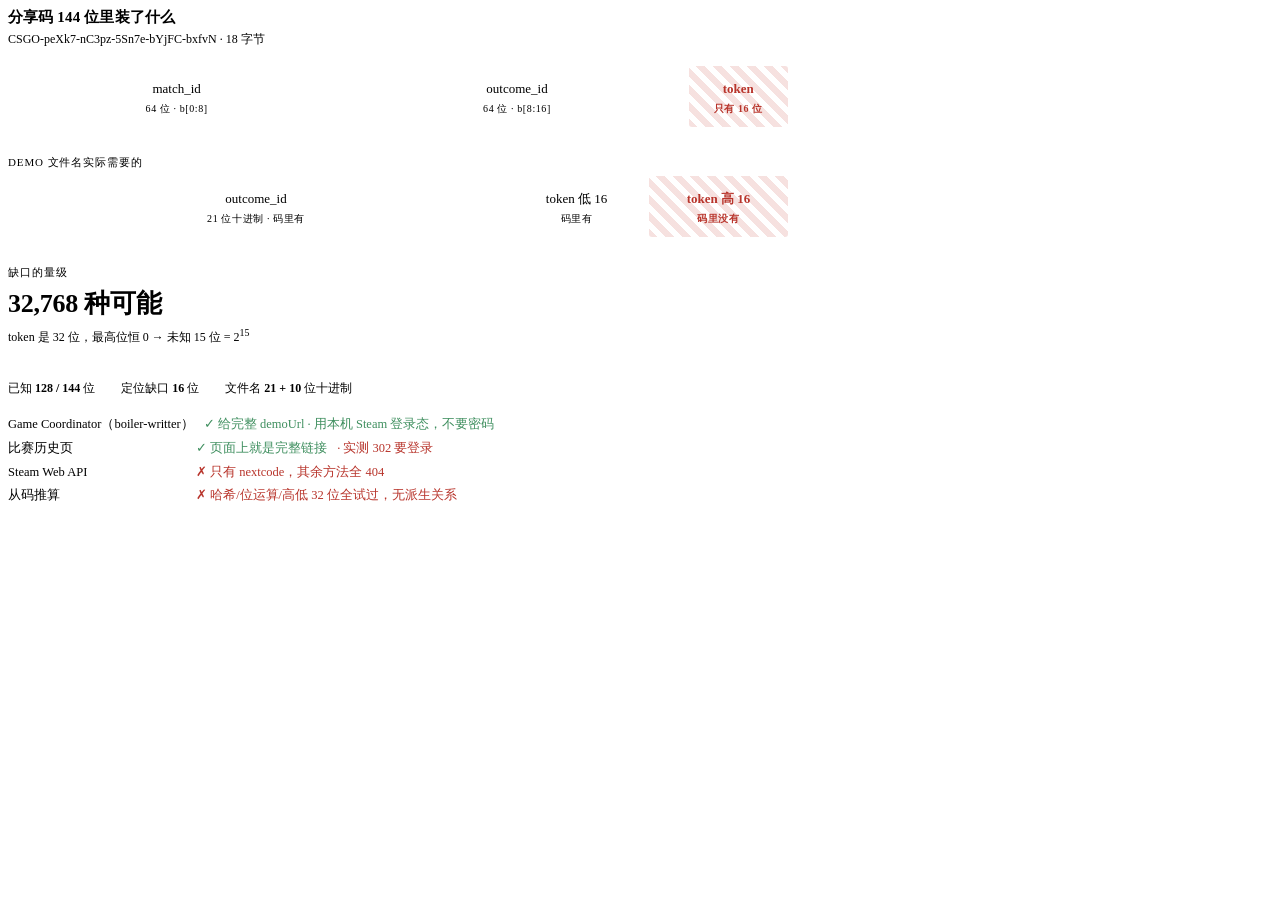
<file: docs/sharecode-bits.html>
<!DOCTYPE html>
<html lang="zh">
<head>
<meta charset="utf-8">
<style>
  .wrap { font-family: inherit; color: var(--foreground); max-width: 780px; }
  h2 { font-size: 15px; font-weight: 600; margin: 0 0 4px; letter-spacing: .01em; }
  .sub { font-size: 12px; color: var(--muted-foreground); margin: 0 0 18px; }
  .row-label { font-size: 11px; letter-spacing: .08em; text-transform: uppercase;
               color: var(--muted-foreground); margin: 0 0 6px; }
  .bits { display: flex; gap: 3px; margin-bottom: 6px; }
  .blk { position: relative; padding: 14px 10px 12px; border-radius: 3px;
         text-align: center; font-size: 13px; line-height: 1.35;
         border: 1px solid var(--border); }
  .blk .n { display: block; font-size: 10px; letter-spacing: .06em;
            color: var(--muted-foreground); margin-top: 4px; }
  .have { background: color-mix(in srgb, var(--accent) 14%, transparent);
          border-color: color-mix(in srgb, var(--accent) 42%, transparent); }
  .have2 { background: color-mix(in srgb, var(--accent) 26%, transparent);
           border-color: color-mix(in srgb, var(--accent) 55%, transparent); }
  .miss { background: repeating-linear-gradient(45deg,
            color-mix(in srgb, #c8443a 16%, transparent) 0 6px,
            transparent 6px 12px);
          border-color: #c8443a; color: #b8342b; font-weight: 600; }
  .gap { height: 22px; }
  .num { font-size: 26px; font-weight: 600; letter-spacing: -.01em; }
  .foot { display: flex; gap: 26px; margin-top: 20px; padding-top: 14px;
          border-top: 1px solid var(--border); font-size: 12px;
          color: var(--muted-foreground); }
  .foot b { color: var(--foreground); font-weight: 600; }
  .src { margin-top: 16px; font-size: 12.5px; line-height: 1.9; }
  .src div { display: flex; gap: 10px; }
  .src .k { min-width: 178px; color: var(--muted-foreground); }
  .ok { color: #3f8f5f; }
  .no { color: #b8342b; }
</style>
</head>
<body>
<div class="wrap">
  <h2>分享码 144 位里装了什么</h2>
  <p class="sub">CSGO-peXk7-nC3pz-5Sn7e-bYjFC-bxfvN · 18 字节</p>

  <div class="bits">
    <div class="blk have" style="flex:8">match_id<span class="n">64 位 · b[0:8]</span></div>
    <div class="blk have2" style="flex:8">outcome_id<span class="n">64 位 · b[8:16]</span></div>
    <div class="blk miss" style="flex:2">token<span class="n">只有 16 位</span></div>
  </div>

  <div class="gap"></div>

  <p class="row-label">demo 文件名实际需要的</p>
  <div class="bits">
    <div class="blk have2" style="flex:8">outcome_id<span class="n">21 位十进制 · 码里有</span></div>
    <div class="blk have" style="flex:2">token 低 16<span class="n">码里有</span></div>
    <div class="blk miss" style="flex:2">token 高 16<span class="n">码里没有</span></div>
  </div>

  <div class="gap"></div>
  <p class="row-label">缺口的量级</p>
  <div class="num">32,768 种可能</div>
  <p class="sub" style="margin:6px 0 0">token 是 32 位，最高位恒 0 → 未知 15 位 = 2<sup>15</sup></p>

  <div class="foot">
    <span>已知 <b>128 / 144</b> 位</span>
    <span>定位缺口 <b>16</b> 位</span>
    <span>文件名 <b>21 + 10</b> 位十进制</span>
  </div>

  <div class="src">
    <div><span class="k">Game Coordinator（boiler-writter）</span><span class="ok">✓ 给完整 demoUrl · 用本机 Steam 登录态，不要密码</span></div>
    <div><span class="k">比赛历史页</span><span class="ok">✓ 页面上就是完整链接</span><span class="no">· 实测 302 要登录</span></div>
    <div><span class="k">Steam Web API</span><span class="no">✗ 只有 nextcode，其余方法全 404</span></div>
    <div><span class="k">从码推算</span><span class="no">✗ 哈希/位运算/高低 32 位全试过，无派生关系</span></div>
  </div>
</div>
</body>
</html>
</file>
